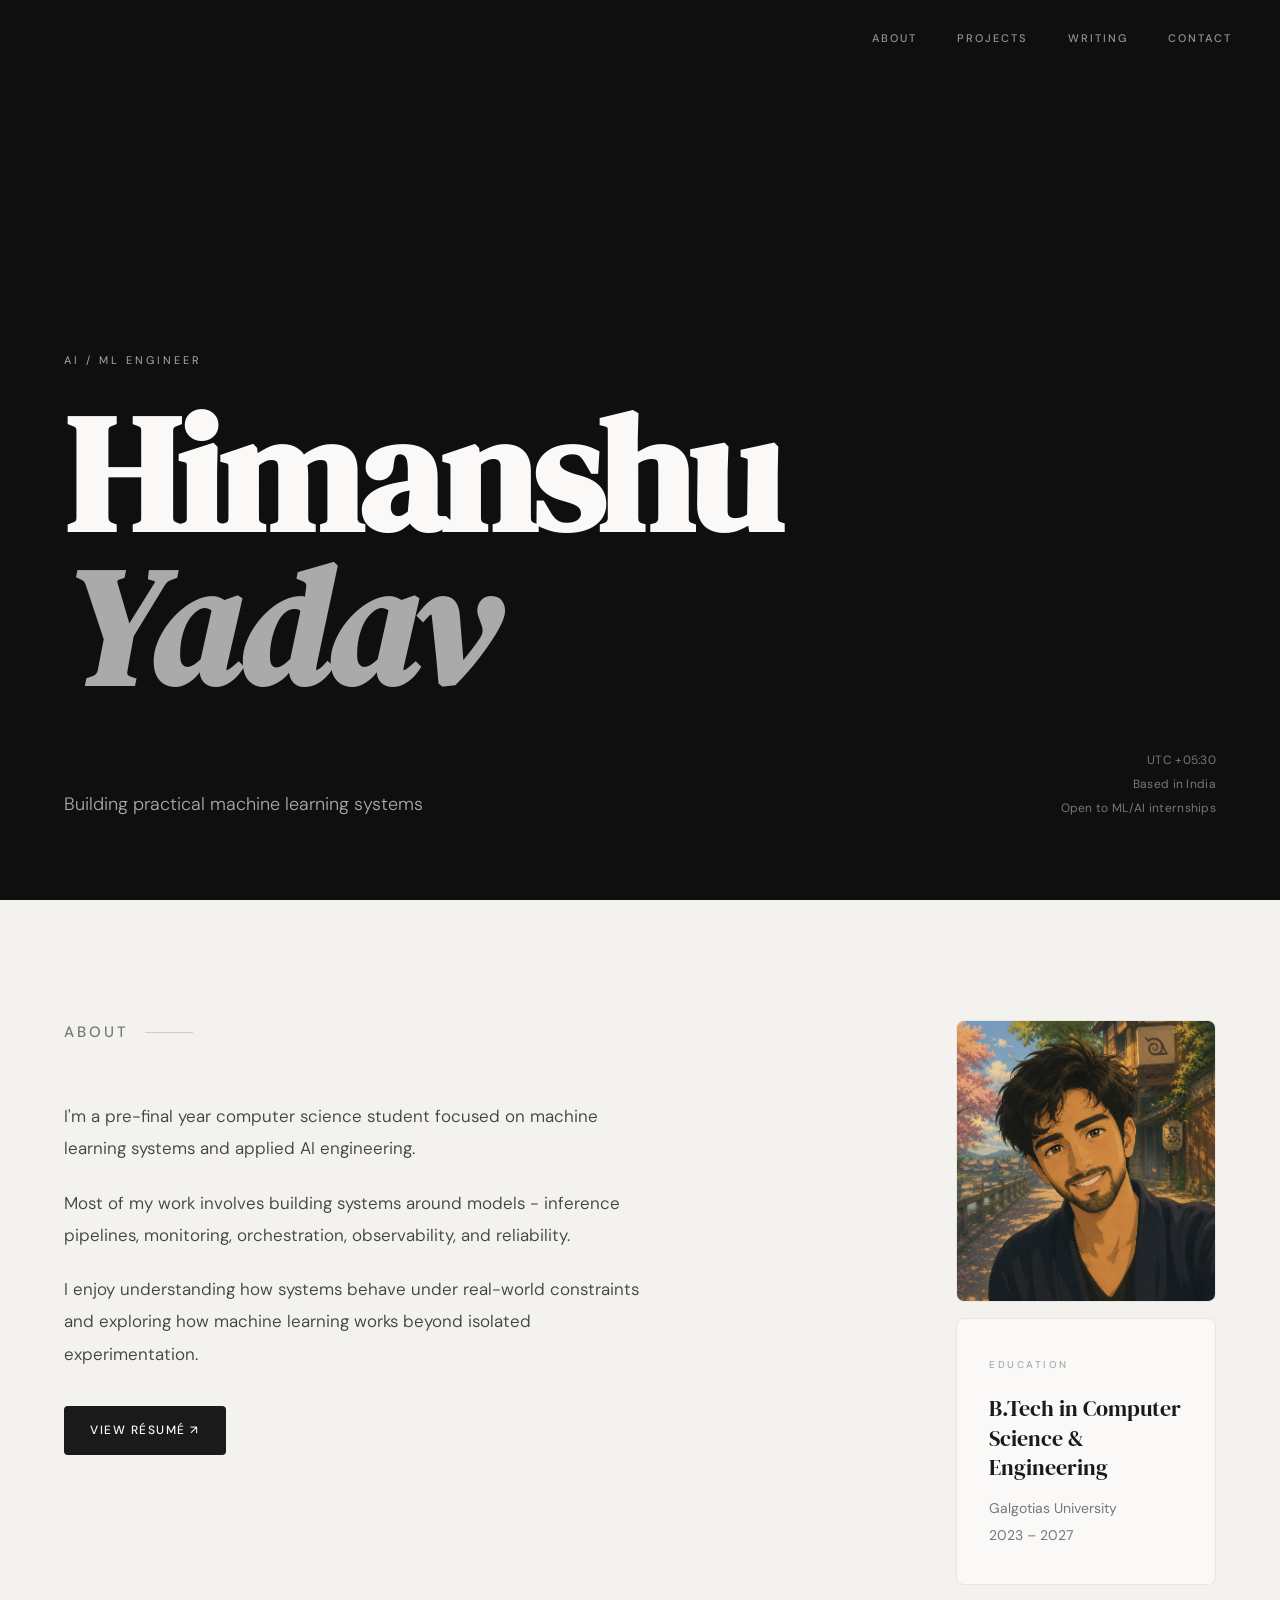
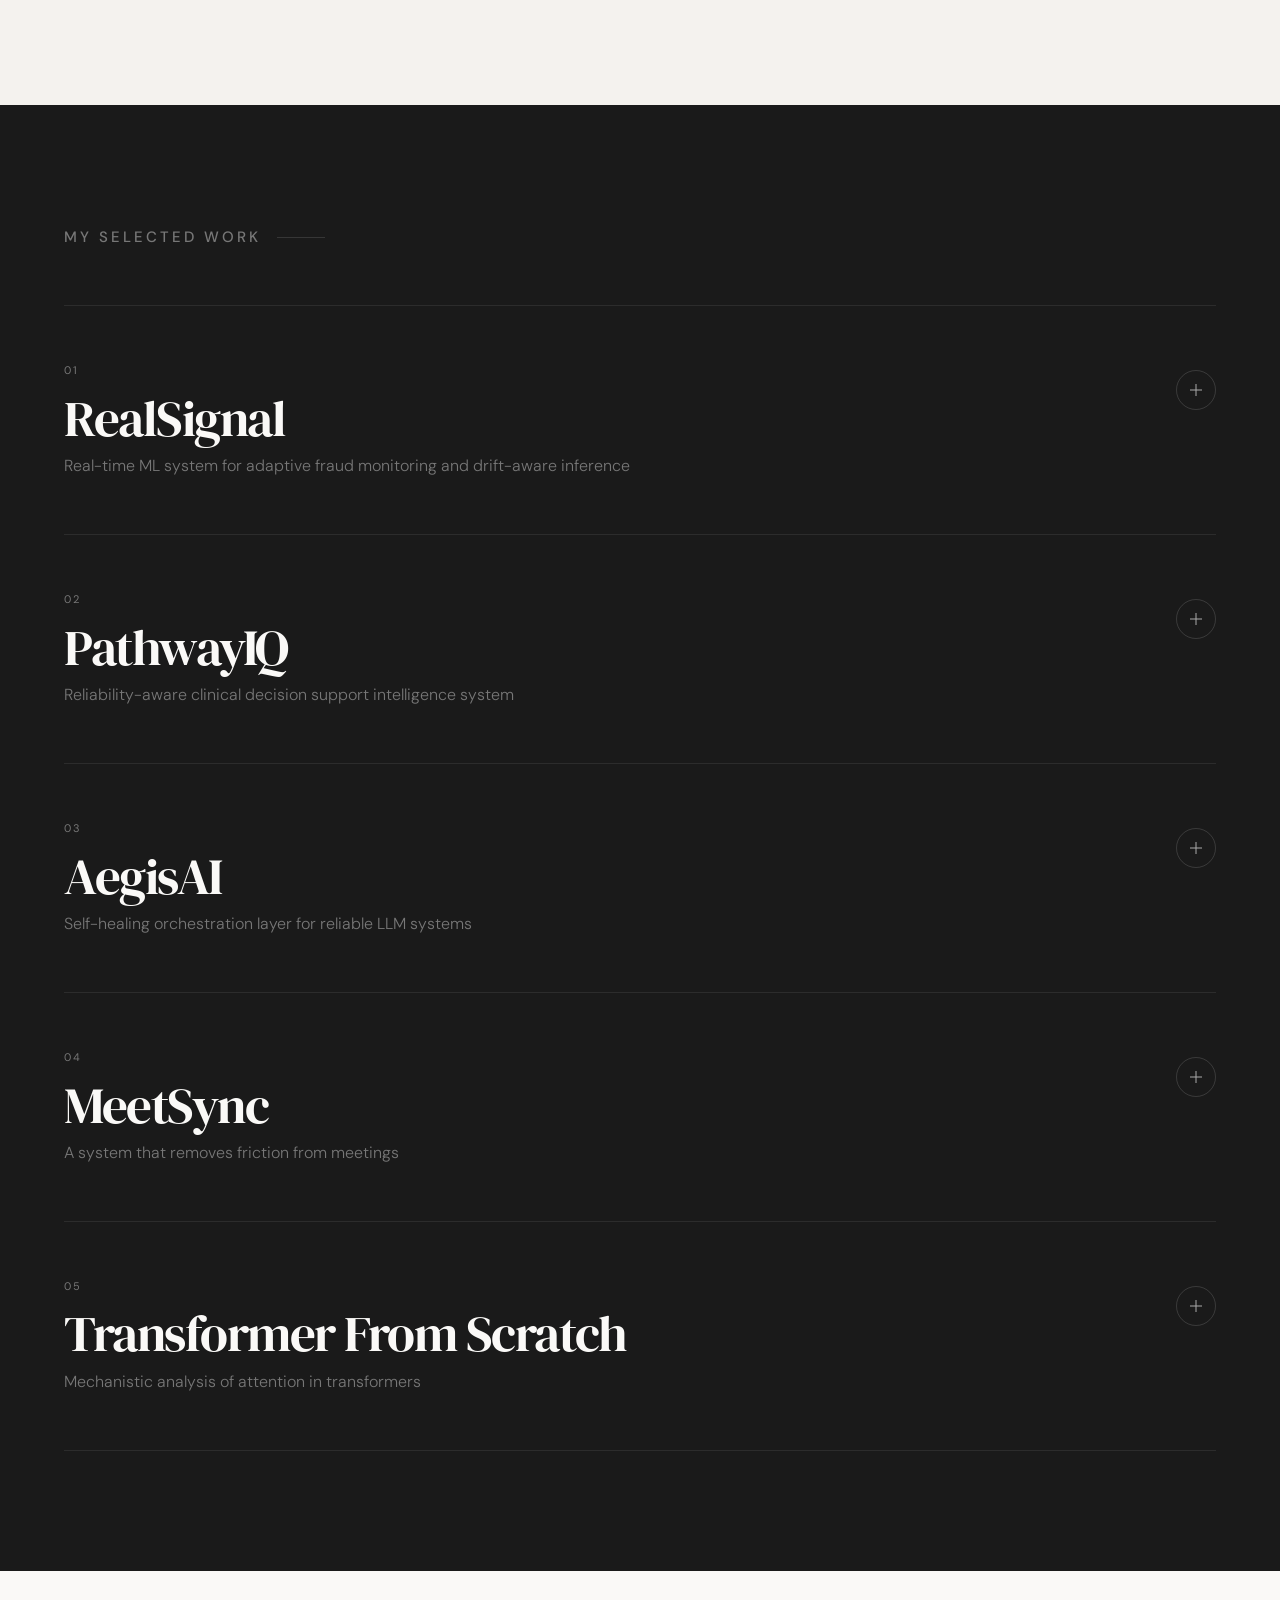
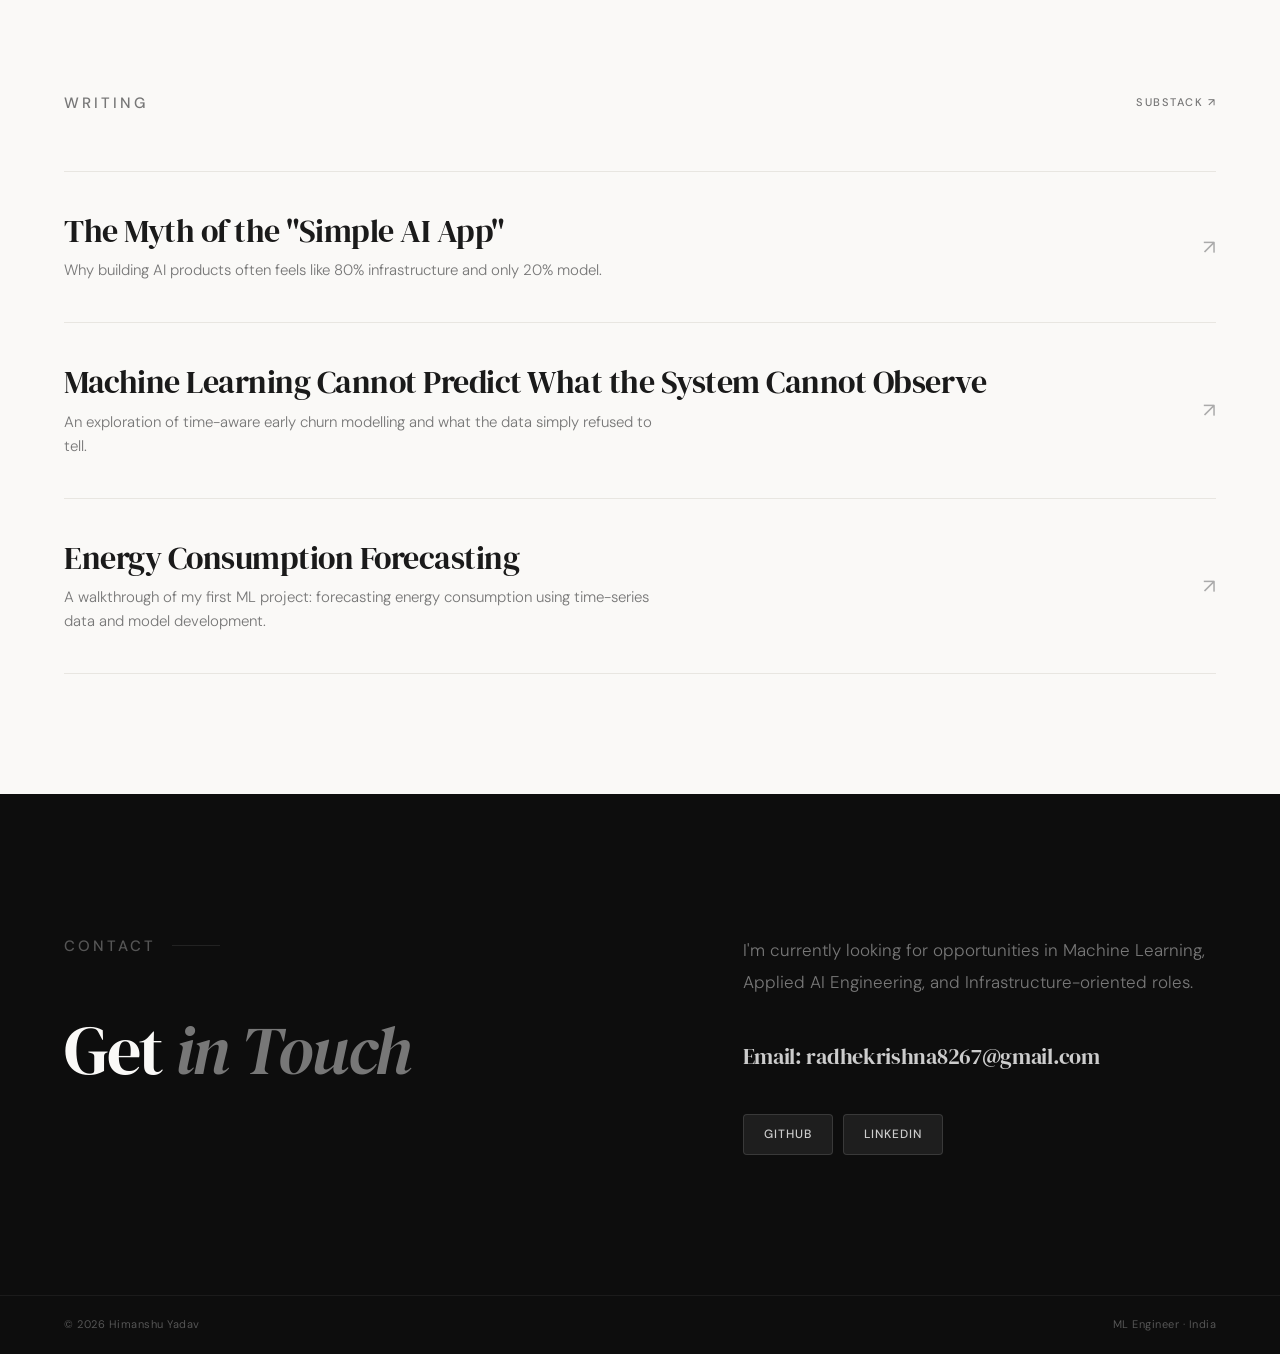
<file: index.html>
<!DOCTYPE html>
<html lang="en">
<head>
  <meta charset="UTF-8" />
  <meta name="viewport" content="width=device-width, initial-scale=1.0" />
  <title>Himanshu Yadav | ML Engineer</title>
  <link rel="preconnect" href="https://fonts.googleapis.com">
  <link rel="preconnect" href="https://fonts.gstatic.com" crossorigin>
  <link href="https://fonts.googleapis.com/css2?family=DM+Serif+Display:ital@0;1&family=DM+Sans:wght@300;400;500&display=swap" rel="stylesheet">

  <style>
    /* =============================================
       TOKENS — clean monochromatic palette
       Light sections: near-white & warm grays
       Dark sections: deep charcoal & near-black
    ============================================= */
    :root {
      --ink-900: #0D0D0D;
      --ink-800: #1A1A1A;
      --ink-700: #2C2C2C;
      --ink-500: #555555;
      --ink-400: #777777;
      --ink-300: #AAAAAA;
      --ink-200: #CCCCCC;
      --ink-100: #E8E6E1;
      --ink-50:  #F4F2EE;
      --ink-10:  #FAF9F7;

      --serif: 'DM Serif Display', Georgia, serif;
      --sans:  'DM Sans', system-ui, sans-serif;

      --ease: cubic-bezier(0.25, 0.1, 0.25, 1);
      --ease-out: cubic-bezier(0.0, 0.0, 0.2, 1);
    }

    *, *::before, *::after { margin: 0; padding: 0; box-sizing: border-box; }

    html { scroll-behavior: smooth; }

    body {
      font-family: var(--sans);
      background: var(--ink-10);
      color: var(--ink-800);
      -webkit-font-smoothing: antialiased;
      line-height: 1.6;
    }

    /* =============================================
       NAVBAR
    ============================================= */
    .navbar {
      position: fixed; top: 0; left: 0; right: 0;
      z-index: 200;
      padding: 22px 48px;
      display: flex;
      justify-content: space-between;
      align-items: center;
      transition: all 0.35s var(--ease);
    }

    .navbar.scrolled {
      background: rgba(250, 249, 247, 0.92);
      backdrop-filter: blur(14px);
      -webkit-backdrop-filter: blur(14px);
      padding: 14px 48px;
      border-bottom: 1px solid var(--ink-100);
    }

    .nav-logo {
      font-family: var(--serif);
      font-size: 18px;
      color: var(--ink-10);
      opacity: 0;
      transition: opacity 0.3s var(--ease), color 0.35s var(--ease);
      letter-spacing: 0.2px;
    }

    .navbar.scrolled .nav-logo {
      opacity: 1;
      color: var(--ink-800);
    }

    .nav-links {
      display: flex;
      gap: 40px;
      list-style: none;
    }

    .nav-links a {
      font-size: 11px;
      font-weight: 500;
      letter-spacing: 2px;
      text-transform: uppercase;
      text-decoration: none;
      color: rgba(255,255,255,0.55);
      transition: color 0.2s var(--ease), opacity 0.2s;
    }

    .navbar.scrolled .nav-links a {
      color: var(--ink-400);
    }

    .nav-links a:hover {
      color: rgba(255,255,255,0.95);
    }

    .navbar.scrolled .nav-links a:hover {
      color: var(--ink-800);
    }

    .nav-hamburger {
      display: none;
      background: none; border: none; cursor: pointer;
      flex-direction: column; gap: 5px; padding: 4px;
    }

    .nav-hamburger span {
      display: block; width: 20px; height: 1.5px;
      background: var(--ink-200);
      transition: all 0.3s var(--ease);
    }

    .navbar.scrolled .nav-hamburger span {
      background: var(--ink-700);
    }

    /* =============================================
       HERO — dark
    ============================================= */
    .hero {
      min-height: 100vh;
      background: var(--ink-900);
      color: var(--ink-10);
      display: flex;
      align-items: flex-end;
      padding: 0 64px 80px;
      position: relative;
      overflow: hidden;
    }

    /* subtle noise grain overlay */
    .hero::before {
      content: '';
      position: absolute;
      inset: 0;
      background-image: url("data:image/svg+xml,%3Csvg viewBox='0 0 256 256' xmlns='http://www.w3.org/2000/svg'%3E%3Cfilter id='noise'%3E%3CfeTurbulence type='fractalNoise' baseFrequency='0.9' numOctaves='4' stitchTiles='stitch'/%3E%3C/filter%3E%3Crect width='100%25' height='100%25' filter='url(%23noise)' opacity='0.035'/%3E%3C/svg%3E");
      pointer-events: none;
      opacity: 0.6;
    }

    .hero-inner {
      width: 100%;
      max-width: 1200px;
      margin: 0 auto;
      position: relative;
    }

    .hero-eyebrow {
      font-size: 11px;
      letter-spacing: 3px;
      text-transform: uppercase;
      color: var(--ink-300);
      font-weight: 400;
      margin-bottom: 28px;
    }

    .hero-name {
      font-family: var(--serif);
      font-size: clamp(80px, 13vw, 168px);
      line-height: 0.92;
      letter-spacing: -4px;
      color: var(--ink-10);
      margin-bottom: 44px;
    }

    .hero-name em {
      font-style: italic;
      color: var(--ink-300);
    }

    .hero-bottom {
      display: flex;
      justify-content: space-between;
      align-items: flex-end;
      gap: 40px;
    }

    .hero-desc {
      max-width: 520px;
      font-size: 18px;
      line-height: 1.75;
      font-weight: 300;
      color: var(--ink-300);
    }

    .hero-meta {
      text-align: right;
      font-size: 12px;
      color: var(--ink-400);
      line-height: 2;
      letter-spacing: 0.3px;
      flex-shrink: 0;
    }

    /* =============================================
       SECTION SHARED
    ============================================= */
    .section-label {
      font-size: 15px;
      letter-spacing: 3px;
      text-transform: uppercase;
      font-weight: 500;
      margin-bottom: 56px;
      display: flex;
      align-items: center;
      gap: 16px;
    }

    .section-label::after {
      content: '';
      display: block;
      height: 1px;
      width: 48px;
      background: currentColor;
      opacity: 0.3;
    }

    /* =============================================
       ABOUT — warm off-white
    ============================================= */
    .about-section {
      background: var(--ink-50);
      padding: 120px 64px;
    }

    .about-inner {
      max-width: 1200px;
      margin: 0 auto;
      display: grid;
      grid-template-columns: 1fr 260px;
      gap: 80px;
      align-items: start;
    }

    .about-section .section-label {
      color: var(--ink-400);
    }

    .about-headline {
      font-family: var(--serif);
      font-size: clamp(38px, 4.5vw, 58px);
      line-height: 1.15;
      letter-spacing: -1.5px;
      color: var(--ink-800);
      margin-bottom: 36px;
      max-width: 600px;
    }

    .about-headline em {
      font-style: italic;
      color: var(--ink-500);
    }

    .about-body {
      font-size: 17px;
      line-height: 1.9;
      color: var(--ink-600, #444);
      font-weight: 350;
      max-width: 580px;
    }

    .about-body p + p { margin-top: 22px; }

    .resume-btn {
      display: inline-flex;
      align-items: center;
      gap: 8px;
      margin-top: 36px;
      padding: 13px 26px;
      background: var(--ink-800);
      color: var(--ink-10);
      text-decoration: none;
      border-radius: 4px;
      font-size: 12px;
      font-weight: 500;
      letter-spacing: 1.5px;
      text-transform: uppercase;
      transition: background 0.2s var(--ease), transform 0.2s var(--ease);
    }

    .resume-btn:hover {
      background: var(--ink-700);
      transform: translateY(-2px);
    }

    .edu-card {
      background: var(--ink-10);
      border: 1px solid var(--ink-100);
      border-radius: 8px;
      padding: 36px 32px;
      margin-top: 4px;
    }

    .edu-card .card-label {
      font-size: 10px;
      letter-spacing: 2.5px;
      text-transform: uppercase;
      font-weight: 500;
      color: var(--ink-300);
      margin-bottom: 20px;
    }

    .edu-card h4 {
      font-family: var(--serif);
      font-size: 22px;
      line-height: 1.35;
      color: var(--ink-800);
      margin-bottom: 12px;
      font-weight: 400;
    }

    .edu-card p {
      font-size: 14px;
      color: var(--ink-400);
      line-height: 1.9;
    }

    .about-photo {
      border-radius: 8px;
      overflow: hidden;
      border: 1px solid var(--ink-100);
      margin-bottom: 16px;
    }

    .about-photo img {
      width: 100%;
      height: 280px;
      object-fit: cover;
      object-position: top center;
      display: block;
      filter: sepia(12%) contrast(1.02) brightness(0.97);
    }

    /* =============================================
       PROJECTS — darker
    ============================================= */
    .projects-section {
      background: var(--ink-800);
      padding: 120px 64px;
    }

    .projects-inner {
      max-width: 1200px;
      margin: 0 auto;
    }

    .projects-section .section-label {
      color: var(--ink-400);
    }

    /* Project row */
    .project-item {
      border-top: 1px solid rgba(255,255,255,0.08);
      padding: 56px 0;
    }

    .project-item:last-child {
      border-bottom: 1px solid rgba(255,255,255,0.08);
    }

    .project-header {
      display: grid;
      grid-template-columns: 1fr auto;
      align-items: start;
      gap: 32px;
      cursor: pointer;
    }

    .project-number {
      font-size: 11px;
      letter-spacing: 2px;
      color: var(--ink-400);
      font-weight: 400;
      margin-bottom: 10px;
    }

    .project-name {
      font-family: var(--serif);
      font-size: clamp(32px, 4vw, 52px);
      line-height: 1.1;
      letter-spacing: -1.5px;
      color: var(--ink-10);
      font-weight: 400;
      transition: color 0.2s var(--ease);
    }

    .project-item:hover .project-name {
      color: var(--ink-200);
    }

    .project-tagline {
      font-size: 16px;
      color: var(--ink-400);
      font-weight: 300;
      margin-top: 8px;
      line-height: 1.5;
    }

    .project-toggle-btn {
      width: 40px;
      height: 40px;
      border-radius: 50%;
      border: 1px solid rgba(255,255,255,0.14);
      background: none;
      cursor: pointer;
      display: flex;
      align-items: center;
      justify-content: center;
      margin-top: 8px;
      flex-shrink: 0;
      transition: border-color 0.2s, background 0.2s;
    }

    .project-toggle-btn:hover {
      border-color: rgba(255,255,255,0.3);
      background: rgba(255,255,255,0.05);
    }

    .toggle-icon {
      width: 12px;
      height: 12px;
      position: relative;
      transition: transform 0.35s var(--ease);
    }

    .toggle-icon::before,
    .toggle-icon::after {
      content: '';
      position: absolute;
      background: var(--ink-300);
    }

    .toggle-icon::before {
      width: 12px; height: 1px;
      top: 50%; left: 0;
      transform: translateY(-50%);
    }

    .toggle-icon::after {
      width: 1px; height: 12px;
      left: 50%; top: 0;
      transform: translateX(-50%);
      transition: transform 0.3s var(--ease), opacity 0.3s;
    }

    .project-item.open .toggle-icon::after {
      transform: translateX(-50%) rotate(90deg);
      opacity: 0;
    }

    /* Expandable content */
    .project-body {
      max-height: 0;
      overflow: hidden;
      opacity: 0;
      transition: max-height 0.55s var(--ease), opacity 0.35s var(--ease);
    }

    .project-item.open .project-body {
      max-height: 2000px;
      opacity: 1;
    }

    .project-body-inner {
      padding-top: 48px;
    }

    .project-media {
      border-radius: 6px;
      overflow: hidden;
      background: var(--ink-700);
      margin-bottom: 48px;
      border: 1px solid rgba(255,255,255,0.07);
    }

    .project-media img {
      width: 100%;
      height: auto;
      display: block;
    }

    .project-grid {
      display: grid;
      grid-template-columns: repeat(2, 1fr);
      gap: 40px 48px;
      margin-bottom: 36px;
    }

    .project-cell h5 {
      font-size: 10px;
      letter-spacing: 2.5px;
      text-transform: uppercase;
      color: var(--ink-400);
      font-weight: 500;
      margin-bottom: 12px;
    }

    .project-cell p,
    .project-cell ul {
      font-size: 15px;
      line-height: 1.85;
      color: var(--ink-200);
      font-weight: 300;
    }

    .project-cell ul {
      padding-left: 16px;
    }

    .project-cell li { margin-bottom: 8px; }

    .project-stack {
      font-size: 12px;
      color: var(--ink-400);
      letter-spacing: 0.3px;
      margin-bottom: 28px;
      padding-top: 24px;
      border-top: 1px solid rgba(255,255,255,0.07);
    }

    .project-links {
      display: flex;
      gap: 10px;
    }

    .btn {
      display: inline-flex;
      align-items: center;
      gap: 6px;
      padding: 10px 20px;
      border-radius: 4px;
      font-size: 12px;
      font-weight: 500;
      letter-spacing: 1px;
      text-transform: uppercase;
      text-decoration: none;
      transition: all 0.2s var(--ease);
    }

    .btn-ghost {
      background: rgba(255,255,255,0.07);
      color: var(--ink-200);
      border: 1px solid rgba(255,255,255,0.12);
    }

    .btn-ghost:hover {
      background: rgba(255,255,255,0.12);
      border-color: rgba(255,255,255,0.22);
    }

    .btn-solid {
      background: var(--ink-10);
      color: var(--ink-800);
    }

    .btn-solid:hover {
      background: var(--ink-200);
      transform: translateY(-1px);
    }

    /* =============================================
       WRITING — light
    ============================================= */
    .writing-section {
      background: var(--ink-10);
      padding: 120px 64px;
    }

    .writing-inner {
      max-width: 1200px;
      margin: 0 auto;
    }

    .writing-section .section-label {
      color: var(--ink-400);
      justify-content: space-between;
    }

    .writing-section .section-label::after { display: none; }

    .substack-link {
      font-size: 11px;
      letter-spacing: 1.5px;
      text-transform: uppercase;
      color: var(--ink-400);
      text-decoration: none;
      transition: color 0.2s;
    }

    .substack-link:hover { color: var(--ink-800); }

    .writing-list { border-top: 1px solid var(--ink-100); }

    .writing-item {
      border-bottom: 1px solid var(--ink-100);
    }

    .writing-item a {
      display: grid;
      grid-template-columns: 1fr auto;
      align-items: center;
      gap: 32px;
      padding: 40px 0;
      text-decoration: none;
      color: inherit;
      transition: opacity 0.2s;
    }

    .writing-item a:hover { opacity: 0.72; }

    .writing-item a:hover .writing-arrow {
      transform: translate(3px, -3px);
    }

    .writing-title {
      font-family: var(--serif);
      font-size: clamp(22px, 3vw, 32px);
      line-height: 1.2;
      letter-spacing: -0.5px;
      color: var(--ink-800);
      font-weight: 400;
      margin-bottom: 8px;
    }

    .writing-excerpt {
      font-size: 15px;
      color: var(--ink-400);
      font-weight: 300;
      line-height: 1.6;
      max-width: 600px;
    }

    .writing-arrow {
      font-size: 20px;
      color: var(--ink-300);
      flex-shrink: 0;
      transition: transform 0.2s var(--ease);
    }

    /* =============================================
       CONTACT — darkest
    ============================================= */
    .contact-section {
      background: var(--ink-900);
      padding: 140px 64px;
    }

    .contact-inner {
      max-width: 1200px;
      margin: 0 auto;
      display: grid;
      grid-template-columns: 1.1fr 0.9fr;
      gap: 100px;
      align-items: start;
    }

    .contact-section .section-label {
      color: var(--ink-500);
    }

    .contact-headline {
      font-family: var(--serif);
      font-size: clamp(42px, 5.5vw, 68px);
      line-height: 1.1;
      letter-spacing: -2px;
      color: var(--ink-10);
      font-weight: 400;
      margin-top: 0;
    }

    .contact-headline em {
      font-style: italic;
      color: var(--ink-400);
    }

    .contact-desc {
      font-size: 17px;
      color: var(--ink-400);
      line-height: 1.9;
      font-weight: 300;
      margin-bottom: 40px;
    }

    .contact-email {
      display: block;
      font-family: var(--serif);
      font-size: 22px;
      color: var(--ink-200);
      text-decoration: none;
      margin-bottom: 40px;
      letter-spacing: -0.3px;
      transition: color 0.2s;
    }

    .contact-email:hover { color: var(--ink-10); }

    .contact-socials {
      display: flex;
      gap: 10px;
    }

    /* =============================================
       FOOTER
    ============================================= */
    .footer {
      background: var(--ink-900);
      border-top: 1px solid rgba(255,255,255,0.06);
      padding: 20px 64px;
      display: flex;
      justify-content: space-between;
      align-items: center;
    }

    .footer-copy {
      font-size: 11px;
      color: var(--ink-500);
      letter-spacing: 0.5px;
    }

    /* =============================================
       REVEAL ANIMATION
    ============================================= */
    .reveal {
      opacity: 0;
      transform: translateY(16px);
      transition: opacity 0.65s var(--ease-out), transform 0.65s var(--ease-out);
    }

    .reveal.visible {
      opacity: 1;
      transform: translateY(0);
    }

    .reveal-delay-1 { transition-delay: 0.1s; }
    .reveal-delay-2 { transition-delay: 0.2s; }
    .reveal-delay-3 { transition-delay: 0.3s; }

    /* =============================================
       RESPONSIVE
    ============================================= */
    @media (max-width: 900px) {
      .hero { padding: 0 32px 64px; }
      .about-section,
      .projects-section,
      .writing-section,
      .contact-section { padding: 88px 32px; }
      .footer { padding: 20px 32px; }

      .about-inner { grid-template-columns: 1fr; gap: 40px; }
      .contact-inner { grid-template-columns: 1fr; gap: 56px; }
      .project-grid { grid-template-columns: 1fr; gap: 28px; }
      .hero-bottom { flex-direction: column; align-items: flex-start; }
      .hero-meta { text-align: left; }
    }

    @media (max-width: 640px) {
      .nav-links { display: none; }
      .nav-hamburger { display: flex; }

      .nav-links.open {
        display: flex;
        flex-direction: column;
        gap: 0;
        position: absolute;
        top: 100%;
        left: 0; right: 0;
        background: rgba(250,249,247,0.97);
        backdrop-filter: blur(14px);
        border-bottom: 1px solid var(--ink-100);
      }

      .nav-links.open li a {
        display: block;
        padding: 14px 32px;
        color: var(--ink-500);
      }

      .hero-name { letter-spacing: -2px; }
      .project-header { grid-template-columns: 1fr; }
      .project-toggle-btn { display: none; }
    }

    @media (max-width: 640px) {

      .navbar {
        padding: 18px 20px;
      }

      .navbar.scrolled {
        padding: 14px 20px;
      }

      .hero {
        min-height: 100svh;
        padding: 0 20px 48px;
      }

      .hero-name {
        font-size: 72px;
        line-height: 0.95;
        letter-spacing: -2px;
        margin-bottom: 28px;
      }

      .hero-eyebrow {
        margin-bottom: 20px;
        letter-spacing: 2px;
      }

      .hero-desc {
        font-size: 16px;
        line-height: 1.7;
      }

      .hero-meta {
        margin-top: 20px;
        font-size: 11px;
        line-height: 1.9;
      }

      .about-section,
      .projects-section,
      .writing-section,
      .contact-section {
        padding: 72px 20px;
      }

      .section-label {
        margin-bottom: 36px;
      }

      .about-body {
        font-size: 16px;
        line-height: 1.85;
      }

      .about-photo img {
        height: 240px;
      }

      .edu-card {
        padding: 28px 24px;
      }

      .project-item {
        padding: 40px 0;
      }

      .project-name {
        font-size: 34px;
        line-height: 1.15;
      }

      .project-tagline {
        font-size: 15px;
        margin-top: 10px;
      }

      .project-body-inner {
        padding-top: 32px;
      }

      .project-media {
        margin-bottom: 32px;
      }

      .project-cell p,
      .project-cell ul {
        font-size: 14px;
        line-height: 1.8;
      }

      .project-links {
        flex-wrap: wrap;
      }

      .btn {
        width: 100%;
        justify-content: center;
      }

      .writing-item a {
        grid-template-columns: 1fr;
        gap: 16px;
        padding: 32px 0;
      }

      .writing-arrow {
        display: none;
      }

      .writing-title {
        font-size: 26px;
      }

      .writing-excerpt {
        font-size: 14px;
      }

      .contact-headline {
        font-size: 42px;
        line-height: 1.15;
      }

      .contact-desc {
        font-size: 15px;
        line-height: 1.8;
      }

      .contact-email {
        font-size: 18px;
        word-break: break-word;
      }

      .contact-socials {
        flex-wrap: wrap;
      }

      .contact-socials .btn {
        width: auto;
      }

      .footer {
        flex-direction: column;
        align-items: flex-start;
        gap: 8px;
        padding: 20px;
      }

    }
  </style>
</head>

<body>

  <!-- NAVBAR -->
  <nav class="navbar" id="navbar">
    <span class="nav-logo">Himanshu Yadav</span>
    <ul class="nav-links" id="navLinks">
      <li><a href="#about">About</a></li>
      <li><a href="#projects">Projects</a></li>
      <li><a href="#writing">Writing</a></li>
      <li><a href="#contact">Contact</a></li>
    </ul>
    <button class="nav-hamburger" id="hamburger" aria-label="Menu">
      <span></span><span></span><span></span>
    </button>
  </nav>

  <!-- HERO -->
  <section class="hero">
    <div class="hero-inner">
      <p class="hero-eyebrow reveal">AI / ML Engineer</p>
      <h1 class="hero-name reveal reveal-delay-1">
        Himanshu<br /><em>Yadav</em>
      </h1>
      <div class="hero-bottom">
        <p class="hero-desc reveal reveal-delay-2">
          Building practical machine learning systems
        </p>
        <div class="hero-meta reveal reveal-delay-3">
          <div>UTC +05:30</div>
          <div>Based in India</div>
          <div>Open to ML/AI internships</div>
        </div>
      </div>
    </div>
  </section>

  <!-- ABOUT -->
  <section class="about-section" id="about">
    <div class="about-inner">
      <div>
        <p class="section-label reveal">About</p>

        <div class="about-body reveal reveal-delay-1">
          <p>
            I'm a pre-final year computer science student focused on machine learning systems
            and applied AI engineering.
          </p>

          <p>
            Most of my work involves building systems around models - inference pipelines,
            monitoring, orchestration, observability, and reliability.
          </p>

          <p>
            I enjoy understanding how systems behave under real-world constraints and
            exploring how machine learning works beyond isolated experimentation.
          </p>

          <a href="assets/resume/Himanshu_Yadav_Resume.pdf"
            class="resume-btn"
            target="_blank"
            rel="noopener noreferrer">
            View Résumé ↗
          </a>
        </div>
      </div>
      <div class="reveal reveal-delay-2">
        <div class="about-photo">
          <img src="assets/images/myself2.jpeg" alt="Himanshu Yadav" />
        </div>
        <div class="edu-card">
          <p class="card-label">Education</p>
          <h4>B.Tech in Computer Science &amp; Engineering</h4>
          <p>Galgotias University</p>
          <p>2023 – 2027</p>
        </div>
      </div>
    </div>
  </section>

  <!-- PROJECTS -->
  <section class="projects-section" id="projects">
    <div class="projects-inner">
      <p class="section-label reveal">My Selected Work</p>

      <!-- 1 — RealSignal -->
      <div class="project-item reveal">
        <div class="project-header">
          <div>
            <p class="project-number">01</p>
            <h2 class="project-name">RealSignal</h2>
            <p class="project-tagline">Real-time ML system for adaptive fraud monitoring and drift-aware inference</p>
          </div>
          <button class="project-toggle-btn" aria-label="Expand project">
            <span class="toggle-icon"></span>
          </button>
        </div>
        <div class="project-body">
          <div class="project-body-inner">
            <div class="project-media">
              <img src="assets/images/architecture.png" alt="RealSignal Architecture" loading="lazy" />
            </div>
            <div class="project-grid">
              <div class="project-cell">
                <h5>Problem</h5>
                <p>Fraud patterns evolve continuously, making static detection systems unreliable in production.</p>
              </div>
              <div class="project-cell">
                <h5>Approach</h5>
                <p>Streaming-first anomaly detection with monitoring and adaptive retraining workflows.</p>
              </div>
              <div class="project-cell">
                <h5>Execution</h5>
                <p>Kafka streaming → online feature engineering → Isolation Forest inference → PSI drift monitoring.</p>
              </div>
              <div class="project-cell">
                <h5>Outcome</h5>
                <p>Real-time anomaly detection with observability, drift awareness, and operational ML lifecycle management.</p>
              </div>
            </div>
            <p class="project-stack">FastAPI · Kafka · Isolation Forest · MLflow · Docker · AWS</p>
            <div class="project-links">
              <a href="http://realsignalml.duckdns.org" class="btn btn-solid" target="_blank">Live ↗</a>
              <a href="https://github.com/Himanshu-2678/RealSignal" class="btn btn-ghost" target="_blank">GitHub</a>
            </div>
          </div>
        </div>
      </div>

      <!-- 2 — PathwayIQ -->
      <div class="project-item reveal">
        <div class="project-header">
          <div>
            <p class="project-number">02</p>
            <h2 class="project-name">PathwayIQ</h2>
            <p class="project-tagline">Reliability-aware clinical decision support intelligence system</p>
          </div>
          <button class="project-toggle-btn" aria-label="Expand project">
            <span class="toggle-icon"></span>
          </button>
        </div>
        <div class="project-body">
          <div class="project-body-inner">
            <div class="project-media">
              <img src="assets/images/pathwayIQ-architecture-diagram.png" alt="PathwayIQ Architecture" loading="lazy" />
            </div>
            <div class="project-grid">
              <div class="project-cell">
                <h5>Problem</h5>
                <p>Hospital readmissions increase operational costs and patient risk when high-risk cases are missed.</p>
              </div>
              <div class="project-cell">
                <h5>Approach</h5>
                <p>Predict calibrated 30-day readmission risk with explainable machine learning.</p>
              </div>
              <div class="project-cell">
                <h5>Execution</h5>
                <p>Clinical preprocessing → calibrated XGBoost inference → SHAP explanations → drift monitoring and retraining.</p>
              </div>
              <div class="project-cell">
                <h5>Outcome</h5>
                <p>Explainable risk predictions with monitoring, lifecycle tracking, and clinician-support workflows.</p>
              </div>
            </div>
            <p class="project-stack">FastAPI · XGBoost · SHAP · Docker · GitHub Actions · AWS</p>
            <div class="project-links">
              <a href="http://pathwayiq.duckdns.org" class="btn btn-solid" target="_blank">Live ↗</a>
              <a href="https://github.com/Himanshu-2678/pathwayIQ" class="btn btn-ghost" target="_blank">GitHub</a>
            </div>
          </div>
        </div>
      </div>

      <!-- 3 — AegisAI -->
      <div class="project-item reveal">
        <div class="project-header">
          <div>
            <p class="project-number">03</p>
            <h2 class="project-name">AegisAI</h2>
            <p class="project-tagline">Self-healing orchestration layer for reliable LLM systems</p>
          </div>
          <button class="project-toggle-btn" aria-label="Expand project">
            <span class="toggle-icon"></span>
          </button>
        </div>
        <div class="project-body">
          <div class="project-body-inner">
            <div class="project-media">
              <img src="assets/images/architecture_diagram_aegisAI.png" alt="AegisAI Architecture" loading="lazy" />
            </div>
            <div class="project-grid">
              <div class="project-cell">
                <h5>Objective</h5>
                <p>Control-layer architecture with security filtering, RAG, adversarial multi-agent validation, and self-healing recovery loops.</p>
              </div>
              <div class="project-cell">
                <h5>System</h5>
                <p>Multi-stage pipeline with input security, RAG, multi-agent validation, and recovery orchestration with full observability.</p>
              </div>
              <div class="project-cell">
                <h5>Results</h5>
                <ul>
                  <li>Reduced hallucination pass-through to ~5%</li>
                  <li>Achieved 100% security block rate</li>
                </ul>
              </div>
              <div class="project-cell">
                <h5>Core Insight</h5>
                <p>LLMs cannot be trusted as standalone systems — reliability requires external control, validation, and failure-aware orchestration.</p>
              </div>
            </div>
            <p class="project-stack">Python · Local LLMs (Ollama) · Agent-based validation · RAG pipeline · Observability tooling</p>
            <div class="project-links">
              <a href="https://github.com/Himanshu-2678/aegisAI" class="btn btn-ghost" target="_blank">GitHub</a>
            </div>
          </div>
        </div>
      </div>

      <!-- 4 — MeetSync -->
      <div class="project-item reveal">
        <div class="project-header">
          <div>
            <p class="project-number">04</p>
            <h2 class="project-name">MeetSync</h2>
            <p class="project-tagline">A system that removes friction from meetings</p>
          </div>
          <button class="project-toggle-btn" aria-label="Expand project">
            <span class="toggle-icon"></span>
          </button>
        </div>
        <div class="project-body">
          <div class="project-body-inner">
            <div class="project-media">
              <img src="assets/images/meetsync_architecture.png" alt="MeetSync Architecture" loading="lazy" />
            </div>
            <div class="project-grid">
              <div class="project-cell">
                <h5>Problem</h5>
                <p>Meetings create information, but decisions and ownership get lost.</p>
              </div>
              <div class="project-cell">
                <h5>Approach</h5>
                <p>Transform audio into structured decisions and actionable tasks.</p>
              </div>
              <div class="project-cell">
                <h5>Execution</h5>
                <p>Speech → Text → schema-validated task extraction.</p>
              </div>
              <div class="project-cell">
                <h5>Outcome</h5>
                <p>Clear decisions, assigned tasks, instant results, reduced manual effort.</p>
              </div>
            </div>
            <p class="project-stack">Flask · PostgreSQL · Deepgram · Gemini</p>
            <div class="project-links">
              <a href="https://meetsync-ljni.onrender.com" class="btn btn-solid" target="_blank">Live ↗</a>
              <a href="https://github.com/Himanshu-2678/MeetSync" class="btn btn-ghost" target="_blank">GitHub</a>
            </div>
          </div>
        </div>
      </div>

      <!-- 5 — Transformer From Scratch -->
      <div class="project-item reveal">
        <div class="project-header">
          <div>
            <p class="project-number">05</p>
            <h2 class="project-name">Transformer From Scratch</h2>
            <p class="project-tagline">Mechanistic analysis of attention in transformers</p>
          </div>
          <button class="project-toggle-btn" aria-label="Expand project">
            <span class="toggle-icon"></span>
          </button>
        </div>
        <div class="project-body">
          <div class="project-body-inner">
            <div class="project-media">
              <img src="assets/images/transformer_architecture.png" alt="Transformer Architecture" loading="lazy" />
            </div>
            <div class="project-grid">
              <div class="project-cell">
                <h5>Objective</h5>
                <p>Analyze whether attention heads develop functional roles and quantify their importance using causal ablation.</p>
              </div>
              <div class="project-cell">
                <h5>Method</h5>
                <p>Built a transformer from scratch and analyzed attention using entropy, positional patterns, and causal ablation.</p>
              </div>
              <div class="project-cell">
                <h5>Key Findings</h5>
                <ul>
                  <li>Specialization is task-dependent, emerging primarily in early layers</li>
                  <li>Head importance is asymmetric; identity heads act as critical bottlenecks</li>
                </ul>
              </div>
              <div class="project-cell">
                <h5>Core Insight</h5>
                <p>Transformer computation is not uniform — a small subset of heads carries most of the critical behavior.</p>
              </div>
            </div>
            <p class="project-stack">PyTorch · Custom attention modules · Causal analysis pipeline</p>
            <div class="project-links">
              <a href="https://github.com/Himanshu-2678" class="btn btn-ghost" target="_blank">GitHub</a>
            </div>
          </div>
        </div>
      </div>

    </div>
  </section>

  <!-- WRITING -->
  <section class="writing-section" id="writing">
    <div class="writing-inner">
      <div class="section-label reveal" style="justify-content:space-between;">
        <span>Writing</span>
        <a href="https://substack.com/@himanshuyadav7" target="_blank" class="substack-link">
          Substack ↗
        </a>
      </div>

      <div class="writing-list">
        <div class="writing-item reveal">
          <a href="https://open.substack.com/pub/himanshuyadav7/p/the-myth-of-the-simple-ai-app?r=3wzp9h&utm_campaign=post&utm_medium=web" target="_blank">
            <div>
              <h3 class="writing-title">The Myth of the "Simple AI App"</h3>
              <p class="writing-excerpt">Why building AI products often feels like 80% infrastructure and only 20% model.</p>
            </div>
            <span class="writing-arrow">↗</span>
          </a>
        </div>

        <div class="writing-item reveal">
          <a href="https://himanshuyadav7.substack.com/p/machine-learning-cannot-predict-what" target="_blank">
            <div>
              <h3 class="writing-title">Machine Learning Cannot Predict What the System Cannot Observe</h3>
              <p class="writing-excerpt">An exploration of time-aware early churn modelling and what the data simply refused to tell.</p>
            </div>
            <span class="writing-arrow">↗</span>
          </a>
        </div>

        <div class="writing-item reveal">
          <a href="https://medium.com/@radhekrishna8267/energy-consumption-forecasting-my-first-project-3c855e9d5921" target="_blank">
            <div>
              <h3 class="writing-title">Energy Consumption Forecasting</h3>
              <p class="writing-excerpt">A walkthrough of my first ML project: forecasting energy consumption using time-series data and model development.</p>
            </div>
            <span class="writing-arrow">↗</span>
          </a>
        </div>
      </div>
    </div>
  </section>

  <!-- CONTACT -->
  <section class="contact-section" id="contact">
    <div class="contact-inner">
      <div>
        <p class="section-label reveal">Contact</p>
        <h2 class="contact-headline reveal reveal-delay-1">
          Get <em>in Touch</em>
        </h2>
      </div>
      <div class="reveal reveal-delay-2">
        <p class="contact-desc">
          I'm currently looking for opportunities in Machine Learning,
          Applied AI Engineering, and Infrastructure-oriented roles.
        </p>
        <a href="mailto:radhekrishna8267@gmail.com" class="contact-email">
          Email: radhekrishna8267@gmail.com
        </a>
        <div class="contact-socials">
          <a href="https://github.com/Himanshu-2678" target="_blank" class="btn btn-ghost">GitHub</a>
          <a href="https://www.linkedin.com/in/himanshuy26/" target="_blank" class="btn btn-ghost">LinkedIn</a>
        </div>
      </div>
    </div>
  </section>

  <!-- FOOTER -->
  <footer class="footer">
    <span class="footer-copy">© 2026 Himanshu Yadav</span>
    <span class="footer-copy">ML Engineer · India</span>
  </footer>

  <script>
    // Navbar scroll
    const navbar = document.getElementById('navbar');
    window.addEventListener('scroll', () => {
      navbar.classList.toggle('scrolled', window.scrollY > 60);
    });

    // Mobile hamburger
    const hamburger = document.getElementById('hamburger');
    const navLinks  = document.getElementById('navLinks');
    hamburger.addEventListener('click', () => navLinks.classList.toggle('open'));
    navLinks.querySelectorAll('a').forEach(a => {
      a.addEventListener('click', () => navLinks.classList.remove('open'));
    });

    // Project accordion — click anywhere on header
    document.querySelectorAll('.project-item').forEach(item => {
      item.querySelector('.project-header').addEventListener('click', () => {
        item.classList.toggle('open');
      });
    });

    // Scroll reveal
    const observer = new IntersectionObserver(entries => {
      entries.forEach(entry => {
        if (entry.isIntersecting) {
          entry.target.classList.add('visible');
          observer.unobserve(entry.target);
        }
      });
    }, { threshold: 0.1 });

    document.querySelectorAll('.reveal').forEach(el => observer.observe(el));

    // Trigger reveals already in viewport on load
    document.querySelectorAll('.reveal').forEach(el => {
      const rect = el.getBoundingClientRect();
      if (rect.top < window.innerHeight) el.classList.add('visible');
    });
  </script>
</body>
</html>
</file>
